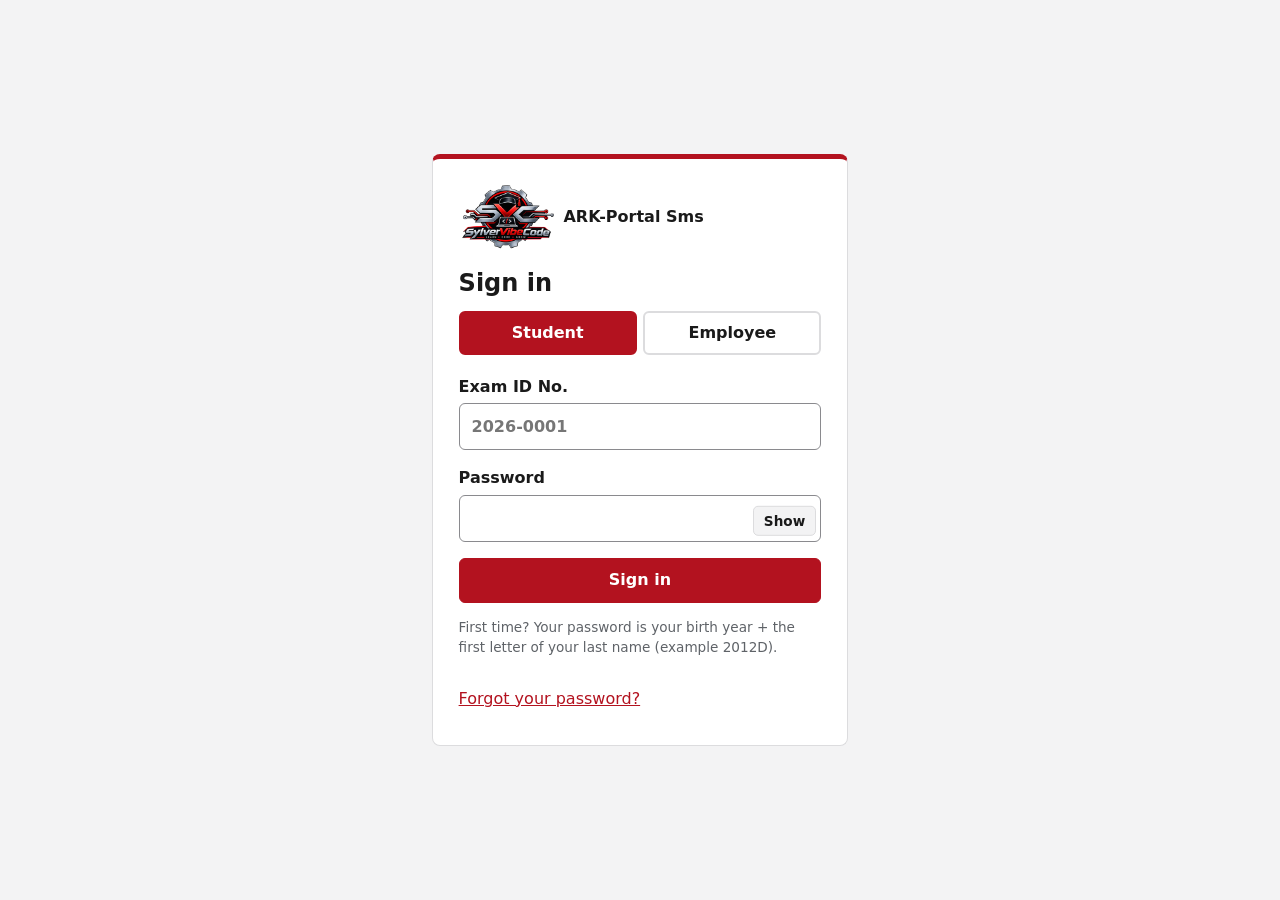
<file: login.html>
<!doctype html><html lang="en"><head><meta charset="utf-8"><script>if(/\.html$/.test(location.pathname))history.replaceState(null,"",location.pathname.replace(/(\/index)?\.html$/,"")+location.search+location.hash)</script>
<link rel="icon" href="favicon.ico" sizes="any"><link rel="icon" href="favicon.png" type="image/png" sizes="512x512"><link rel="icon" href="favicon-32.png" type="image/png" sizes="32x32"><link rel="apple-touch-icon" href="apple-touch-icon.png"><meta name="theme-color" content="#b3121f">
<meta name="viewport" content="width=device-width,initial-scale=1">
<title>Sign in - ARK-Portal Sms</title><link rel="preconnect" href="https://script.google.com"><link rel="preconnect" href="https://script.googleusercontent.com" crossorigin><link rel="modulepreload" href="js/auth.js"><link rel="modulepreload" href="js/db.js"><link rel="stylesheet" href="css/style.css"></head>
<body class="auth-page">
<script>
/* If the module below cannot start (a js file is missing or an old copy), say so instead of silently reloading. */
document.addEventListener("submit", function (e) {
  if (window.__arkReady) return;
  e.preventDefault();
  var m = document.getElementById("msg");
  m.textContent = "The page scripts did not load. Upload the whole js folder (auth.js, db.js, config.js, files.js, omr.js, admin.js, superadmin.js, teacher.js, student.js, password-toggle.js), then hard refresh with Ctrl+Shift+R.";
  m.className = "notice err"; m.hidden = false;
}, true);
</script>
<main class="auth-card">
  <div class="brand"><span class="mark logo"><img src="img/logo.png" alt="ARK-Portal Sms"></span><span>ARK-Portal Sms</span></div>
  <div id="msg" class="notice" hidden role="alert"></div>

  <section id="signin">
    <h1>Sign in</h1>
    <div class="role-tabs" role="tablist" aria-label="Sign in as">
      <button type="button" role="tab" id="tabStudent" aria-controls="panelStudent" aria-selected="true">Student</button>
      <button type="button" role="tab" id="tabStaff" aria-controls="panelStaff" aria-selected="false">Employee</button>
    </div>

    <!-- STUDENT -->
    <div id="panelStudent" role="tabpanel" aria-labelledby="tabStudent">
      <form id="fs" novalidate>
        <label>Exam ID No.<input id="sid" autocomplete="username" autocapitalize="none" placeholder="2026-0001" required></label>
        <label>Password<input id="spw" type="password" autocomplete="current-password" required></label>
        <button class="btn primary block" id="sgo">Sign in</button>
      </form>
    </div>

    <!-- EMPLOYEE (any staff account: the portal opens the right page for the account) -->
    <div id="panelStaff" role="tabpanel" aria-labelledby="tabStaff" hidden>
      <form id="ft" novalidate>
        <label id="schoolWrap">School code<input id="school" autocomplete="organization" autocapitalize="characters"></label>
        <label>Employee No. or email<input id="email" autocomplete="username" autocapitalize="none" required></label>
        <label>Password<input id="pw" type="password" autocomplete="current-password" required></label>
        <button class="btn primary block" id="go">Sign in</button>
      </form>
    </div>
    <p class="muted fine">First time? Your password is your birth year + the first letter of your last name (example 2012D).</p>

    <button class="link" id="showForgot" type="button">Forgot your password?</button>
  </section>

  <section id="forgot" hidden>
    <h1>Reset your password</h1>
    <p class="muted">A reset link is sent to the <b>email on your account</b>. Employees without an email on file: ask your IT Admin.</p>
    <form id="ff" novalidate>
      <label id="fschoolWrap">School code<input id="fschool" autocapitalize="characters"></label>
      <label>Email, Employee No. or Exam ID No.<input id="fwho" autocomplete="username" autocapitalize="none" required></label>
      <button class="btn primary block" id="fgo">Send reset link</button>
    </form>
    <button class="link" id="backSignin" type="button">Back to sign in</button>
  </section>

  <section id="resetPw" hidden>
    <h1>Choose a new password</h1>
    <p class="muted">At least 10 characters with a letter and a number (students: at least 8).</p>
    <form id="fr" novalidate>
      <label>New password<input id="rp1" type="password" autocomplete="new-password" required></label>
      <label>Confirm new password<input id="rp2" type="password" autocomplete="new-password" required></label>
      <button class="btn primary block" id="rgo">Save password</button>
    </form>
  </section>
</main>
<script src="js/password-toggle.js"></script>
<script type="module">
import { auth, login, friendlyError, destinationFor, sendReset, getProfile, resetWithToken, warmUp } from "./js/auth.js";
window.__arkReady = true;
warmUp();   // wake the server while the form is being filled in: the first sign-in is no longer the slow one
const $ = (id) => document.getElementById(id), msg = $("msg");
const show = (t, ok) => { msg.textContent = t; msg.hidden = false; msg.className = "notice " + (ok ? "ok" : "err"); };
if (new URLSearchParams(location.search).has("denied")) show("Your account does not have access to that page, or your school is not active.");
try { $("school").value = localStorage.getItem("ark.schoolCode") || ""; } catch {}
/* the school code is only needed with an Employee No.; hide it when an email is typed */
const syncSchool = () => { $("schoolWrap").hidden = $("email").value.includes("@"); };
$("email").addEventListener("input", syncSchool);

/* ---------- Student  /  Teacher + IT Admin tabs ---------- */
let mode = "student";
const setMode = (m, focus) => {
  mode = m;
  const stu = m === "student";
  $("tabStudent").setAttribute("aria-selected", String(stu));
  $("tabStaff").setAttribute("aria-selected", String(!stu));
  $("tabStudent").tabIndex = stu ? 0 : -1; $("tabStaff").tabIndex = stu ? -1 : 0;
  $("panelStudent").hidden = !stu; $("panelStaff").hidden = stu;
  msg.hidden = true;
  try { localStorage.setItem("ark.loginMode", m); } catch {}
  if (focus) $(stu ? "sid" : (($("school").value || "").trim() ? "email" : "school")).focus();
};
$("tabStudent").onclick = () => setMode("student", true);
$("tabStaff").onclick = () => setMode("staff", true);
for (const t of [$("tabStudent"), $("tabStaff")]) t.addEventListener("keydown", (e) => {
  if (e.key === "ArrowLeft" || e.key === "ArrowRight") { const next = mode === "student" ? "staff" : "student"; setMode(next, false); $(next === "student" ? "tabStudent" : "tabStaff").focus(); }
});
{ /* start on the tab the person used last (or ?as=student / ?as=staff / #staff) */
  let m = "student";
  try { m = localStorage.getItem("ark.loginMode") || m; } catch {}
  const q = new URLSearchParams(location.search).get("as") || location.hash.slice(1);
  if (q === "staff" || q === "employee" || q === "teacher" || q === "admin") m = "staff"; else if (q === "student") m = "student";
  setMode(m === "staff" ? "staff" : "student", false);
}

/* ---------- link from the reset email: ?reset=TOKEN&u=ID ---------- */
{
  const q = new URLSearchParams(location.search), tok = q.get("reset"), uid = q.get("u");
  if (tok && uid) {
    $("signin").hidden = true; $("resetPw").hidden = false;
    $("fr").addEventListener("submit", async (e) => {
      e.preventDefault(); msg.hidden = true;
      const a = $("rp1").value;
      if (a.length < 8 || !/[A-Za-z]/.test(a) || !/\d/.test(a)) return show("Use at least 8 characters (10 for staff) with a letter and a number.");
      if (a !== $("rp2").value) return show("The two passwords do not match.");
      $("rgo").disabled = true;
      try { await resetWithToken(uid, tok, a); history.replaceState(null, "", "login"); $("resetPw").hidden = true; $("signin").hidden = false; show("Password changed. Sign in with your new password.", true); }
      catch (err) { show(friendlyError(err)); $("rgo").disabled = false; }
    });
  }
}

/* ---------- forgot password ---------- */
const view = (forgot) => {
  $("signin").hidden = forgot; $("forgot").hidden = !forgot; msg.hidden = true;
  if (forgot) {
    const stu = mode === "student";
    $("fschoolWrap").hidden = stu;
    $("fschool").value = stu ? "" : $("school").value;
    $("fwho").value = stu ? $("sid").value : $("email").value;
  }
};
$("showForgot").onclick = () => view(true); $("backSignin").onclick = () => view(false);
$("ff").addEventListener("submit", async (e) => {
  e.preventDefault(); msg.hidden = true;
  const who = $("fwho").value.trim(); if (!who) return show("Enter your email, Employee No. or Exam ID No.");
  if ($("fschool").value.trim()) return show("Employee passwords are reset through your IT Admin: ask them to email you a reset link.");
  $("fgo").disabled = true;
  try {
    const r = await sendReset(who, $("fschool").value);
    if (r === "noemail") show("No email is saved for this account, so a link cannot be sent. Employees: ask your IT Admin. Students: ask your teacher.");
    else show("If that account has an email on file, a reset link was sent to it. Check your inbox and spam folder. After choosing a new password, sign in with it.", true);
  } catch (err) {
    if (err.code === "auth/user-not-found") show("If that account has an email on file, a reset link was sent to it. Check your inbox and spam folder.", true);
    else show(friendlyError(err));
  }
  finally { $("fgo").disabled = false; }
});

/* ---------- sign in (one handler for both tabs) ---------- */
async function signIn(who, password, school, wantStudent, btn) {
  msg.hidden = true;
  if (!who.trim() || !password) return show(wantStudent ? "Enter your Exam ID No. and password." : "Enter your Employee No. or email, and your password.");
  btn.disabled = true;
  let c;
  try { c = await login(who, password, school); } catch (err) { show(friendlyError(err)); btn.disabled = false; return; }
  try {
    const p = await getProfile(c.user.uid);
    if (p && wantStudent && p.role !== "student") {
      await auth.signOut(); btn.disabled = false;
      return show("This is the Student sign in. Employees: use the Employee tab.");
    }
    if (p && !wantStudent && p.role === "student") {
      await auth.signOut(); btn.disabled = false;
      return show("This is the Employee sign in. Students: use the Student tab.");
    }
    if (!wantStudent && school.trim()) { try { localStorage.setItem("ark.schoolCode", school.trim().toUpperCase()); } catch {} }
    location.href = await destinationFor(c.user);
  } catch (err) { await auth.signOut(); show(err.message); btn.disabled = false; }
}
syncSchool();
$("fs").addEventListener("submit", (e) => { e.preventDefault(); signIn($("sid").value, $("spw").value, "", true, $("sgo")); });
$("ft").addEventListener("submit", (e) => { e.preventDefault(); signIn($("email").value, $("pw").value, $("school").value, false, $("go")); });
</script></body></html>
</file>
<file: css/style.css>
:root{
  color-scheme:light;
  --red:#b3121f; --red-dark:#8c0e18; --ink:#1a1a1a; --muted:#5f6368;
  --bg:#f3f3f4; --card:#fff; --line:#dcdcde; --ok:#1e7a3c; --warn:#a15c00;
  --font: "Segoe UI", system-ui, -apple-system, Roboto, "Helvetica Neue", Arial, sans-serif;
}
*{box-sizing:border-box}
html{font-family:var(--font);color:var(--ink);background:var(--bg)}
body{margin:0;line-height:1.5}
h1{font-size:1.5rem;margin:.2rem 0 .6rem} h2{font-size:1.15rem;margin:0 0 .8rem}
.muted{color:var(--muted)} small{display:block;color:var(--muted);margin-top:.25rem;font-weight:400}
a{color:var(--red)}
:focus-visible{outline:3px solid #1a1a1a;outline-offset:2px}

label{display:block;font-weight:600;margin-bottom:1rem}
input,select{display:block;width:100%;margin-top:.3rem;padding:.65rem .75rem;border:1px solid #8a8a8e;border-radius:6px;font:inherit;background:#fff;color:var(--ink)}
.btn{font:inherit;font-weight:600;padding:.6rem 1rem;border-radius:6px;border:1px solid var(--ink);background:#fff;color:var(--ink);cursor:pointer}
.btn:hover{background:#eee} .btn:disabled{opacity:.55;cursor:not-allowed}
.btn.primary{background:var(--red);border-color:var(--red);color:#fff} .btn.primary:hover{background:var(--red-dark)}
.btn.small{padding:.3rem .6rem;font-size:.85rem} .btn.block{width:100%}
.link{background:none;border:0;color:var(--red);font:inherit;text-decoration:underline;cursor:pointer;padding:.5rem 0;margin-top:.5rem}

.notice{padding:.7rem .9rem;border-radius:6px;margin:.8rem 0;border:1px solid}
.notice.err{background:#fdeced;border-color:#e6a1a6;color:#7a0c14}
.notice.ok{background:#e9f6ee;border-color:#9ccfae;color:#14532b}

.brand{display:flex;align-items:center;gap:.6rem;font-weight:700;margin-bottom:1rem}
.mark{background:var(--ink);color:#fff;padding:.2rem .55rem;border-radius:4px;letter-spacing:.08em;border-bottom:3px solid var(--red)}

.auth-page{min-height:100vh;display:grid;place-items:center;padding:1rem}
.auth-card{background:var(--card);border:1px solid var(--line);border-top:5px solid var(--red);border-radius:8px;padding:1.6rem;width:min(26rem,100%)}

/* App shell */
.shell{display:grid;grid-template-columns:15rem 1fr;min-height:100vh}
.side{background:var(--ink);color:#fff;padding:1rem;position:sticky;top:0;height:100vh}
.side .brand{color:#fff}
.side nav a{display:block;color:#ddd;text-decoration:none;padding:.6rem .7rem;border-radius:6px;margin-bottom:.2rem}
.side nav a:hover{background:#333} .side nav a.active{background:var(--red);color:#fff}
.side .who{position:absolute;bottom:1rem;left:1rem;right:1rem;font-size:.85rem;color:#bbb;overflow-wrap:anywhere}
.side .who .btn{margin-top:.5rem;width:100%;background:transparent;color:#fff;border-color:#777}
.main{padding:1.2rem 1.5rem;min-width:0}
.top{display:flex;justify-content:space-between;align-items:center;gap:1rem;flex-wrap:wrap;margin-bottom:1rem}
.sync{font-size:.85rem;display:inline-flex;align-items:center;gap:.4rem}
.dot{width:.6rem;height:.6rem;border-radius:50%;background:var(--ok)} .sync.off .dot{background:var(--warn)}

.cards{display:grid;grid-template-columns:repeat(auto-fit,minmax(10rem,1fr));gap:.8rem;margin-bottom:1.2rem}
.stat{background:var(--card);border:1px solid var(--line);border-left:4px solid var(--red);border-radius:6px;padding:.8rem 1rem}
.stat b{display:block;font-size:1.8rem;line-height:1.2} .stat span{color:var(--muted);font-size:.9rem}
.panel{background:var(--card);border:1px solid var(--line);border-radius:8px;padding:1rem;margin-bottom:1rem}
.tablewrap{overflow-x:auto}
table{width:100%;border-collapse:collapse;font-size:.92rem}
th,td{text-align:left;padding:.55rem .6rem;border-bottom:1px solid var(--line);white-space:nowrap}
th{background:#f7f7f8}
.badge{padding:.1rem .5rem;border-radius:99px;font-size:.8rem;font-weight:600;border:1px solid}
.badge.active{color:var(--ok);border-color:var(--ok)} .badge.suspended{color:var(--red);border-color:var(--red)}
.row{display:flex;gap:.6rem;flex-wrap:wrap;align-items:end}
.row label{flex:1 1 12rem;margin:0}
.actions{display:flex;gap:.4rem}
dialog{border:1px solid var(--ink);border-radius:8px;padding:1.2rem;max-width:min(30rem,92vw)}
dialog::backdrop{background:rgba(0,0,0,.5)}
code.pw{display:block;background:#f3f3f4;border:1px dashed #777;padding:.7rem;border-radius:6px;font-size:1.1rem;user-select:all;overflow-wrap:anywhere;margin:.8rem 0}
[hidden]{display:none!important}
.count{display:inline-block;min-width:1.3rem;text-align:center;background:#fff;color:var(--red);border-radius:99px;font-size:.78rem;font-weight:700;padding:0 .4rem;margin-left:.3rem}
.stat.warn{border-left-color:var(--warn)} .badge.warn{color:var(--warn);border-color:var(--warn)}
td.actions{display:table-cell} td.actions .btn{margin-right:.3rem}

@media screen and (max-width:760px){
  .shell{grid-template-columns:1fr}
  .side{position:static;height:auto;padding-bottom:.6rem}
  .side nav{display:flex;gap:.3rem;flex-wrap:wrap} .side nav a{margin:0}
  .side .who{position:static;margin-top:.6rem}
  .main{padding:1rem}
}
@media print{.side,.top .btn,.actions{display:none}.shell{display:block}}

/* ---------- Teacher page ---------- */
.wrap{max-width:70rem;margin:0 auto;padding:1rem}
.tabs{display:flex;gap:.4rem;flex-wrap:wrap;margin-bottom:1rem}
.tabs button.on{background:var(--red);color:#fff;border-color:var(--red)}
h3{font-size:1rem;margin:1.2rem 0 .5rem}
td.wrapcell{white-space:normal;min-width:14rem}
tr.grp td{background:#f0f0f1;font-weight:700}
tr.pend td{background:#fff8e6}
.wr{display:inline-block;border:1px solid #e6a1a6;background:#fdeced;color:#7a0c14;border-radius:4px;padding:0 .35rem;margin:.1rem .15rem .1rem 0;font-size:.8rem}
.fine{font-size:.85rem}

/* collapsible answer key */
.toolbar{display:flex;gap:.5rem;flex-wrap:wrap;align-items:end;margin-bottom:.6rem}
.toolbar label{margin:0;flex:0 1 9rem} .toolbar .grow{flex:1 1 14rem}
.items{display:grid;gap:.35rem;margin-top:.5rem}
details.it{border:1px solid var(--line);border-radius:6px;background:#fff}
details.it[open]{border-color:var(--ink)}
details.it>summary{list-style:none;cursor:pointer;display:grid;grid-template-columns:2.6rem 1fr auto auto 1.2rem;gap:.6rem;align-items:center;padding:.5rem .7rem;font-weight:600}
details.it>summary::-webkit-details-marker{display:none}
details.it>summary::after{content:"\25BE";justify-self:end;transition:transform .15s}
details.it[open]>summary::after{transform:rotate(180deg)}
details.it>summary b{background:var(--ink);color:#fff;border-radius:4px;text-align:center;padding:.05rem 0}
details.it>summary .tp{font-weight:400;color:var(--muted)}
details.it>summary .ky{color:var(--ok)} details.it>summary.miss .ky{color:var(--red)}
details.it>summary .pt{font-weight:400;color:var(--muted);font-size:.85rem}
.ibody{display:grid;grid-template-columns:repeat(auto-fit,minmax(13rem,1fr));gap:.8rem;padding:.6rem .8rem .9rem;border-top:1px solid var(--line);align-items:start}
.ibody label,.ibody .lbl{margin:0}.lbl{display:block;font-weight:600}
.chips{display:flex;gap:.4rem;flex-wrap:wrap;margin-top:.3rem}
.chip{font:inherit;font-weight:700;min-width:3rem;padding:.5rem .8rem;border-radius:6px;border:2px solid var(--ink);background:#fff;cursor:pointer}
.chip.on{background:var(--ink);color:#fff}

/* scanner review */
.vid,#cv{width:100%;max-height:60vh;background:#000;border-radius:8px;object-fit:contain}
.vidwrap{position:relative;line-height:0}.vidwrap .vid{display:block}
.ovl{position:absolute;left:0;top:0;width:100%;height:100%;pointer-events:none;border-radius:8px}
.scstat{position:absolute;left:.6rem;right:.6rem;bottom:.6rem;line-height:1.3;padding:.5rem .8rem;border-radius:6px;background:rgba(0,0,0,.72);color:#fff;font-weight:600;text-align:center}
.scstat.go{background:rgba(20,120,60,.9)}.scstat.warn{background:rgba(160,100,0,.9)}
.vidwrap.flash::after{content:"";position:absolute;inset:0;background:#fff;opacity:.85;border-radius:8px;animation:shot .35s ease-out forwards}
@keyframes shot{to{opacity:0}}
.chk{display:flex;align-items:center;gap:.4rem;font-weight:600}.chk input{width:auto}
.q{display:grid;grid-template-columns:repeat(auto-fill,minmax(10rem,1fr));gap:.4rem;margin:.8rem 0}
.q div{border:1px solid var(--line);border-radius:6px;padding:.3rem;font-size:.85rem;display:flex;gap:.3rem;align-items:center}
.q div.bad{border-color:var(--red);background:#fdeced}
.q div.man{background:#f4f7ff;border-color:#a9b9e8}.q div.man.pend{background:#fff8e6;border-color:#e0b04a}
.q .qn{font-weight:700;min-width:1.7rem}
.q select,.q input{display:inline;width:auto;min-width:0;flex:1;margin:0;padding:.15rem}

/* printable answer sheets: one 8.5 x 13 in landscape page holds two 6.5 x 8.5 in sheets */
#sheetWrap .page{position:relative;display:flex;width:100%;aspect-ratio:13/8.5;background:#fff;border:1px solid var(--line);margin-bottom:1rem}
#sheetWrap .half{flex:0 0 50%;height:100%}
#sheetWrap .half svg{display:block;width:100%;height:100%}
#sheetWrap .page::after{content:"";position:absolute;left:50%;top:0;bottom:0;border-left:1px dashed #888}

@media print{
  .noprint{display:none!important} body{background:#fff}
  .wrap{padding:0;max-width:none} .panel{border:0;padding:0;margin:0}
  #sheetWrap{margin:0!important}
  #sheetWrap .page{width:13in;height:8.5in;aspect-ratio:auto;border:0;margin:0;break-after:page;page-break-after:always}
  #sheetWrap .page:last-child{break-after:auto;page-break-after:auto}
  #sheetWrap .page::after{border-left:1px dashed #aaa}
  details.it{break-inside:avoid}
}

#msg{position:sticky;top:.5rem;z-index:20;box-shadow:0 2px 8px rgba(0,0,0,.15)}

/* ---------- v3 additions ---------- */
.tabs.seg{margin-bottom:1rem} .tabs.seg .btn{flex:1}
.btn.danger{border-color:var(--red);color:var(--red)} .btn.danger:hover{background:#fdeced}
.side nav a.tools{margin-top:.8rem;border-top:1px solid #444;border-radius:0;padding-top:.9rem;color:#fff}
.row label.narrow{flex:0 1 6rem}
progress{width:100%;margin-top:.6rem}
tr.grp td{background:#f0f0f1;font-weight:700}
.wr{display:inline-block;border:1px solid #e6a1a6;background:#fdeced;color:#7a0c14;border-radius:4px;padding:0 .35rem;margin:.1rem .15rem .1rem 0;font-size:.8rem}

/* ---------- v4: schools and classroom codes ---------- */
code.cc{font-weight:700;letter-spacing:.12em;background:#f3f3f4;border:1px solid var(--line);padding:.1rem .4rem;border-radius:4px}
.side .muted{overflow-wrap:anywhere}

/* ---------- v5: filter icon, online exams ---------- */
textarea{display:block;width:100%;margin-top:.3rem;padding:.65rem .75rem;border:1px solid #8a8a8e;border-radius:6px;font:inherit;background:#fff;color:var(--ink);resize:vertical;font-weight:400}
label.chk{display:flex;gap:.5rem;align-items:flex-start;font-weight:600}
label.chk input{width:auto;margin:.25rem 0 0}
.listbar{display:flex;justify-content:space-between;align-items:center;gap:.6rem;margin:1rem 0 .4rem}
.listbar h3{margin:0}
.fpop{position:relative;display:inline-block}
.row .fpop{flex:0 0 auto}
.iconbtn{display:inline-flex;align-items:center;gap:.4rem}
.iconbtn svg{width:1rem;height:1rem;fill:none;stroke:currentColor;stroke-width:2;stroke-linecap:round;stroke-linejoin:round}
.fpanel{position:absolute;z-index:30;top:calc(100% + .35rem);left:0;width:16rem;max-width:calc(100vw - 2rem);background:#fff;border:1px solid var(--ink);border-radius:8px;padding:.8rem;box-shadow:0 6px 18px rgba(0,0,0,.18)}
.fpanel label{margin-bottom:.7rem}
.ibody .wide{grid-column:1/-1}
.optin{display:flex;gap:.5rem;align-items:center;font-weight:400;margin:.3rem 0!important}
.optin b{min-width:1.2rem}
.optin input{margin:0}
.onlinebox{border:1px solid var(--line);border-left:4px solid var(--red);border-radius:6px;padding:.8rem;margin-top:.8rem;background:#fafafa}
.onlinebox .row{margin-top:.6rem}
.typed{border:1px solid var(--line);border-radius:6px;padding:.5rem .7rem;margin:.4rem 0;background:#fff}
.typed p{margin:.3rem 0;white-space:pre-wrap}

/* student exam room */
.roomhead{display:flex;justify-content:space-between;align-items:center;gap:1rem;flex-wrap:wrap;position:sticky;top:0;background:#fff;z-index:10;padding:.5rem 0;border-bottom:1px solid var(--line);margin-bottom:.6rem}
.timer{font-weight:700;font-size:1.25rem;background:var(--ink);color:#fff;padding:.2rem .8rem;border-radius:6px;font-variant-numeric:tabular-nums}
.timer.low{background:var(--red)}
.qa{border:1px solid var(--line);border-radius:8px;padding:.8rem;margin:.7rem 0}
.qa.answered{border-left:4px solid var(--ok)}
.qh{display:flex;gap:.5rem;margin-bottom:.5rem;font-weight:600}
.qh .qt{flex:1;white-space:pre-wrap}
.qh .pt{font-weight:400;color:var(--muted);font-size:.85rem;white-space:nowrap}
label.opt{display:flex;gap:.6rem;align-items:center;font-weight:400;padding:.55rem .7rem;border:1px solid var(--line);border-radius:6px;margin:.3rem 0;cursor:pointer}
label.opt input{width:auto;margin:0}
label.opt:has(input:checked){border-color:var(--ink);background:#f1f1f3;font-weight:600}

/* ---------- v5.1: examination page ---------- */
label.inl{display:flex;align-items:center;gap:.5rem;margin:0;font-weight:600} label.inl select{margin:0;width:auto}
h3.step{display:flex;align-items:center;gap:.6rem;margin:1.4rem 0 .6rem;padding-top:.8rem;border-top:1px solid var(--line)}
h3.step b{background:var(--red);color:#fff;border-radius:50%;width:1.7rem;height:1.7rem;display:inline-grid;place-items:center;font-size:.85rem}
.modes{display:grid;grid-template-columns:repeat(auto-fit,minmax(14rem,1fr));gap:.6rem}
.mode{text-align:left;font:inherit;padding:.8rem;border:2px solid var(--line);border-radius:8px;background:#fff;cursor:pointer;display:flex;flex-direction:column;gap:.25rem}
.mode span{color:var(--muted);font-size:.85rem}
.mode:hover{border-color:#999} .mode.on{border-color:var(--red);background:#fff5f5}
details.bulk{border:1px dashed var(--line);border-radius:6px;padding:.5rem .8rem;margin-bottom:.6rem} details.bulk>summary{cursor:pointer;font-weight:600}
.savebar{position:sticky;bottom:0;background:#fff;border-top:1px solid var(--line);padding:.7rem 0;margin-top:1rem;display:flex;gap:.6rem;z-index:5}
.excards{display:grid;grid-template-columns:repeat(auto-fill,minmax(20rem,1fr));gap:.8rem}
.termhead{grid-column:1/-1;font-weight:700;background:#f0f0f1;padding:.4rem .7rem;border-radius:6px}
.excard{border:1px solid var(--line);border-radius:10px;padding:.9rem;background:#fff;display:flex;flex-direction:column;gap:.65rem}
.excard .top2{display:flex;justify-content:space-between;gap:.5rem;align-items:flex-start}
.excard h4{margin:0;font-size:1.05rem;overflow-wrap:anywhere}
.meta{display:flex;flex-wrap:wrap;gap:.3rem}
.cm{border:1px solid var(--line);border-radius:99px;padding:.05rem .55rem;font-size:.8rem;color:var(--muted);background:#fafafa}
.excard .acts{display:flex;flex-wrap:wrap;gap:.4rem;margin-top:auto}
.switch{display:inline-flex;align-items:center;gap:.6rem;font:inherit;font-weight:600;background:none;border:0;cursor:pointer;padding:.2rem 0;color:var(--ink)}
.switch .trk{width:3rem;height:1.6rem;border-radius:99px;background:#9a9aa0;position:relative;transition:background .15s;flex:none}
.switch .trk::after{content:"";position:absolute;top:.2rem;left:.2rem;width:1.2rem;height:1.2rem;border-radius:50%;background:#fff;transition:transform .15s}
.switch[aria-checked=true] .trk{background:var(--ok)} .switch[aria-checked=true] .trk::after{transform:translateX(1.4rem)}
.kvt td,.kvt th{white-space:normal} .kvt td.k{font-weight:700;color:var(--ok)}
.ibody .optin .chip{min-width:2.4rem;padding:.35rem .5rem} .ibody .optin input{flex:1}
.qs{color:var(--ink)}
@media print{.savebar{display:none}}

/* ---------- student exam room: exam paper beside the answer sheet ---------- */
.wrap.wide{max-width:98rem}
.split{display:grid;grid-template-columns:minmax(0,1.25fr) minmax(0,1fr);gap:1rem;align-items:start}
.pane{border:1px solid var(--line);border-radius:8px;padding:.8rem;background:#fff;min-width:0;max-height:calc(100vh - 9rem);overflow:auto}
.pane h3{margin:0 0 .6rem;position:sticky;top:0;background:#fff;padding-bottom:.3rem}
.paperframe{display:block;width:100%;height:calc(100vh - 15rem);min-height:22rem;border:1px solid var(--line);border-radius:6px}
.mobtabs{display:none;gap:.4rem;grid-column:1/-1} .mobtabs .btn{flex:1} .mobtabs .btn.on{background:var(--ink);color:#fff}
.pq{padding:.6rem 0;border-bottom:1px dashed var(--line)}
.po{padding:.4rem .65rem;border:1px solid var(--line);border-radius:6px;margin:.3rem 0;cursor:pointer}
.po:hover{background:#f7f7f8} .po.sel{border-color:var(--ink);background:#f1f1f3}
.arow{display:flex;gap:.7rem;align-items:center;padding:.5rem .2rem;border-bottom:1px dashed var(--line)}
.arow.tall{align-items:flex-start}
.arow .an{background:var(--ink);color:#fff;min-width:2.2rem;text-align:center;border-radius:4px;padding:.1rem .3rem;flex:none}
.arow.answered .an{background:var(--ok)}
.arow input[type=text],.arow textarea{margin:0;flex:1}
.bubbles{display:flex;gap:.45rem;flex-wrap:wrap}
.bub{display:inline-block;position:relative;margin:0;cursor:pointer}
.bub input{position:absolute;opacity:0;width:1px;height:1px;margin:0;padding:0;border:0}
.bub span{display:inline-grid;place-items:center;min-width:2.3rem;height:2.3rem;padding:0 .5rem;border:2px solid var(--ink);border-radius:99px;font-weight:700;background:#fff}
.bub input:checked+span{background:var(--ink);color:#fff}
.bub input:focus-visible+span{outline:3px solid var(--red);outline-offset:2px}
@media (max-width:900px){
  .split{grid-template-columns:1fr} .mobtabs{display:flex}
  .split[data-view=paper] #rmSheetPane{display:none} .split[data-view=sheet] #rmPaperPane{display:none}
  .pane{max-height:none} .paperframe{height:70vh}
}

.school-logo{height:2.4rem;width:2.4rem;object-fit:contain;border-radius:6px;background:#fff;border:1px solid var(--line)}
.brand.has-school{flex-direction:column;align-items:flex-start;gap:.4rem}
.school-id{display:flex;align-items:center;gap:.55rem;min-width:0}
.school-id .mark.logo img{height:2.4rem}
.brand-school{display:block;margin:0;color:var(--ink);font-weight:700;line-height:1.25;overflow-wrap:anywhere}
.side .brand-school{color:#ddd}
.logo-prev{height:5rem;width:5rem;object-fit:contain;border:1px dashed var(--line);border-radius:8px;background:#fff;display:grid;place-items:center;color:#999;font-size:.75rem;text-align:center}
.icon-btn{background:none;border:1px solid #e6a1a6;color:#a30f1a;border-radius:6px;padding:.3rem .45rem;cursor:pointer;line-height:0}
.icon-btn:hover{background:#fdeced}

/* ---------- v6: separate sign-in tabs + show password ---------- */
.role-tabs{display:grid;grid-template-columns:1fr 1fr;gap:.4rem;margin:0 0 1.2rem}
.role-tabs button{font:inherit;font-weight:600;padding:.65rem .5rem;border:2px solid var(--line);border-radius:6px;background:#fff;color:var(--ink);cursor:pointer;line-height:1.25}
.role-tabs button small{margin:0;font-weight:400;font-size:.78rem}
.role-tabs button:hover{border-color:#999}
.role-tabs button[aria-selected="true"]{background:var(--red);border-color:var(--red);color:#fff}
.role-tabs button[aria-selected="true"] small{color:#ffe3e5}
.role-tabs button:focus-visible,.pw-toggle:focus-visible{outline:3px solid #1a1a1a;outline-offset:2px}
.pw-wrap{position:relative;display:block}
.pw-wrap input{padding-right:4.6rem}
.pw-toggle{position:absolute;right:.35rem;top:50%;transform:translateY(-50%);margin-top:.15rem;font:inherit;font-size:.85rem;font-weight:600;padding:.25rem .6rem;border:1px solid var(--line);border-radius:5px;background:#f3f3f4;color:var(--ink);cursor:pointer}
.pw-toggle:hover{background:#e6e6e8}
.role-note{margin:0 0 1rem}

/* ARK-Portal Sms logo in the page header */
.mark.logo{background:none;border:0;padding:0;line-height:0}
.mark.logo img{height:44px;width:auto;display:block}
.auth-card .mark.logo img{height:64px}


/* =====================================================================
   v7: phone / small-screen layout, hamburger menu, one-student modules
   (all rules below are screen-only and do not change printing)
   ===================================================================== */
.navbtn,.navdrawer,.navscrim,.navclose{display:none}
.navbtn svg,.navclose svg{width:1.4rem;height:1.4rem;fill:none;stroke:currentColor;stroke-width:2.2;stroke-linecap:round}
.sendto{border:1px solid var(--line);border-left:4px solid var(--red);border-radius:6px;padding:.8rem;margin-top:.6rem;background:#fafafa}
.sendto .modes{margin-bottom:.2rem}
.sendto .mode{padding:.6rem .8rem}
.badge.one{color:#1a3f9c;border-color:#1a3f9c}

@media screen and (max-width:760px){
  html{-webkit-text-size-adjust:100%}
  body{font-size:1rem;line-height:1.55}
  h1{font-size:1.3rem}

  /* bigger tap targets; 16px inputs stop iOS from zooming in on focus */
  input,select,textarea{font-size:1rem;min-height:2.9rem}
  input[type=checkbox],input[type=radio]{min-height:0}
  textarea{min-height:5rem}
  .btn{min-height:2.75rem;padding:.6rem 1rem}
  .btn.small{min-height:2.4rem;padding:.4rem .8rem;font-size:.92rem}
  .link{padding:.7rem 0}
  .chip{min-height:2.75rem}

  /* page spacing */
  .wrap{padding:.7rem}
  .main{padding:.8rem}
  .panel{padding:.85rem;border-radius:8px}
  .auth-card{padding:1.2rem}
  .cards{grid-template-columns:repeat(2,1fr)}
  .stat b{font-size:1.5rem}

  /* forms: one field per line, full-width buttons */
  .row{display:grid;grid-template-columns:1fr;gap:.7rem;align-items:stretch}
  .row label{flex:none;margin:0}
  .row label.narrow{max-width:none}
  .row>.btn,.row>.fpop,.row>.fpop>.btn{width:100%}
  .row .btn.primary{width:100%}
  .toolbar{display:grid;grid-template-columns:1fr 1fr;gap:.6rem}
  .toolbar .grow,.toolbar .chk,.toolbar .btn{grid-column:1/-1}
  .ibody{grid-template-columns:1fr}
  .modes{grid-template-columns:1fr}
  .excards{grid-template-columns:1fr}
  .tabs.seg{display:grid;grid-template-columns:1fr 1fr}
  .tabs.seg .btn{flex:none}
  label.inl{flex-wrap:wrap}
  label.inl select{flex:1}
  .listbar{flex-wrap:wrap}
  .savebar{padding:.7rem .2rem;bottom:0}
  .savebar .btn{flex:1}
  dialog{width:92vw;max-width:92vw;padding:1rem}
  dialog .row .btn{width:100%}

  /* answer key rows */
  details.it>summary{grid-template-columns:2.2rem 1fr auto;gap:.4rem .6rem;padding:.6rem}
  details.it>summary .ky{grid-column:2}
  details.it>summary .pt{grid-column:2}
  details.it>summary::after{grid-row:1;grid-column:3}

  /* filter panel becomes a bottom sheet */
  .fpanel{position:fixed;left:.8rem;right:.8rem;bottom:.8rem;top:auto;width:auto;max-width:none;z-index:70;max-height:70vh;overflow:auto;box-shadow:0 -4px 24px rgba(0,0,0,.3)}

  /* answer sheet preview: keep it readable, scroll sideways instead of shrinking */
  #sheetWrap{overflow-x:auto;-webkit-overflow-scrolling:touch}
  #sheetWrap .page{min-width:44rem}

  /* scanner / exam room */
  .vid,#cv{max-height:55vh}
  .roomhead{gap:.5rem}
  .timer{font-size:1.1rem}
  .arow{flex-wrap:wrap}
  .arow input[type=text],.arow textarea{flex:1 1 100%}
  .bub span{min-width:2.8rem;height:2.8rem}
  label.opt{padding:.75rem .8rem}
  .q{grid-template-columns:repeat(auto-fill,minmax(8.5rem,1fr))}

  /* sign-in */
  .role-tabs button{min-height:3.2rem}
  .pw-toggle{min-height:2.2rem}

  /* ---- top bar ---- */
  .mark.logo img{height:36px}
  .sync:not(.off) span{position:absolute;width:1px;height:1px;overflow:hidden;clip:rect(0 0 0 0)}
  .sync.off{font-size:.75rem;max-width:6.5rem;line-height:1.2}

  /* ---- hamburger button + drawer (only when mobile.js is running: body.has-nav) ---- */
  body.has-nav .navbtn{display:inline-flex;align-items:center;gap:.5rem;min-height:2.75rem;padding:.4rem .75rem;border:1px solid var(--ink);border-radius:6px;background:#fff;color:var(--ink);font:inherit;font-weight:700;cursor:pointer;flex:none}
  body.has-nav .navbtn .navcur{max-width:7.5rem;overflow:hidden;text-overflow:ellipsis;white-space:nowrap}
  body.has-nav .top #out,body.has-nav .top #adminLink{display:none}
  body.has-nav #tabs{display:none}
  body.has-nav #msg{top:3.9rem}
  .navscrim{display:block;position:fixed;inset:0;background:rgba(0,0,0,.5);z-index:90;opacity:0;transition:opacity .2s}
  .navscrim.open{opacity:1}
  .navscrim[hidden],.navdrawer[hidden]{display:none!important}
  body.nav-open{overflow:hidden}

  /* teacher / student drawer */
  .navdrawer{display:flex;flex-direction:column;position:fixed;top:0;bottom:0;left:0;width:min(18rem,86vw);background:var(--ink);color:#fff;z-index:100;transform:translateX(-102%);transition:transform .2s ease;overflow-y:auto;padding:env(safe-area-inset-top,0) 0 env(safe-area-inset-bottom,0)}
  .navdrawer.open{transform:none}
  .navhead{display:flex;justify-content:space-between;align-items:center;padding:.9rem 1rem;border-bottom:1px solid #444;font-size:1.1rem}
  .navclose{display:inline-grid;place-items:center;width:2.75rem;height:2.75rem;background:none;border:0;color:#fff;font-size:2rem;line-height:1;cursor:pointer;border-radius:6px}
  .navclose:hover{background:#333}
  .navlist{padding:.6rem;display:grid;gap:.25rem}
  .navfoot{margin-top:auto;padding:.6rem;border-top:1px solid #444;display:grid;gap:.25rem}
  .navitem{display:block;width:100%;text-align:left;font:inherit;font-weight:600;color:#ddd;background:none;border:0;border-radius:6px;padding:.9rem 1rem;min-height:3rem;cursor:pointer;text-decoration:none}
  .navitem:hover{background:#333}
  .navitem.on{background:var(--red);color:#fff}
  .navitem.out{color:#ffb4b9}

  /* admin: the existing side bar slides in as the drawer */
  body.has-nav .shell{display:block}
  body.has-nav .side{position:fixed;top:0;bottom:0;left:0;height:100%;width:min(18rem,86vw);z-index:100;transform:translateX(-102%);transition:transform .2s ease;overflow-y:auto;padding:1rem 1rem 6.5rem}
  body.has-nav .side.open{transform:none}
  body.has-nav .side nav{display:grid;gap:.25rem}
  body.has-nav .side nav a{padding:.9rem 1rem;min-height:3rem;margin:0}
  body.has-nav .side .who{position:absolute;left:1rem;right:1rem;bottom:1rem;margin:0}
  body.has-nav .side>.navclose{position:absolute;top:.6rem;right:.6rem}

  /* ---- tables become stacked cards ---- */
  .tablewrap{overflow:visible}
  .tablewrap table:not(.kvt),.tablewrap table:not(.kvt) tbody{display:block;width:100%}
  .tablewrap table:not(.kvt) tr.hd{display:none}
  .tablewrap table:not(.kvt) tr{display:grid;grid-template-columns:1fr 1fr;gap:.1rem .9rem;background:#fff;border:1px solid var(--line);border-radius:8px;margin:0 0 .6rem;padding:.5rem .75rem}
  .tablewrap table:not(.kvt) tr.pend{background:#fff8e6}
  .tablewrap table:not(.kvt) td{display:block;border:0;padding:.3rem 0;white-space:normal;min-width:0;overflow-wrap:anywhere;text-align:left}
  .tablewrap table:not(.kvt) td.wrapcell{min-width:0}
  .tablewrap table:not(.kvt) td[data-label]::before{content:attr(data-label);display:block;font-size:.72rem;font-weight:600;letter-spacing:.03em;text-transform:uppercase;color:var(--muted)}
  .tablewrap table:not(.kvt) td:first-child,.tablewrap table:not(.kvt) td[colspan],.tablewrap table:not(.kvt) td.actions,.tablewrap table:not(.kvt) td.wrapcell{grid-column:1/-1}
  .tablewrap table:not(.kvt) td:first-child{font-weight:600;font-size:1.02rem}
  .tablewrap table:not(.kvt) td:first-child::before{display:none}
  .tablewrap table:not(.kvt) td.actions{display:flex;flex-wrap:wrap;gap:.4rem;padding-top:.5rem;margin-top:.2rem;border-top:1px dashed var(--line)}
  .tablewrap table:not(.kvt) td.actions .btn{margin:0;flex:1 1 auto}
  .tablewrap table:not(.kvt) td:empty{display:none}
  .tablewrap table:not(.kvt) tr.grp{display:block;background:#f0f0f1;border-color:#ccc;padding:0}
  .tablewrap table:not(.kvt) tr.grp td{display:block;padding:.55rem .75rem;font-size:.95rem}
  .kvt td,.kvt th{padding:.45rem .4rem;font-size:.88rem}
}

@media screen and (max-width:400px){
  .cards{grid-template-columns:1fr 1fr;gap:.5rem}
  .stat{padding:.6rem .7rem}
  body.has-nav .navbtn .navcur{max-width:9rem}
}


/* ---- v7.2: phone header = [logo] [school name / user name] [hamburger icon] ---- */
.mobschool,.mobwho{display:none}
@media screen and (max-width:760px){
  .top{display:grid;grid-template-columns:minmax(0,1fr) auto;align-items:start;gap:.1rem .7rem;margin-bottom:.9rem;grid-template-areas:"brand right"}
  body.has-nav .top{grid-template-areas:"brand nav" "brand right"}
  .top>.brand{grid-area:brand;margin:0;min-width:0}
  .top>.brand>span:first-child{font-weight:600;color:var(--muted);font-size:.95rem;line-height:1.3;overflow-wrap:anywhere}
  .school-logo{height:2.6rem;width:2.6rem}
  .top>.navbtn{grid-area:nav;justify-self:end}
  .top>:last-child{grid-area:right;margin:0;display:flex;align-items:center;justify-content:flex-end;gap:.4rem;flex-wrap:nowrap}
  body.has-nav .top>:last-child{align-self:start}

  /* student page: the name is already shown in the account card below (with section, Exam ID No. and age), so not in the header */
  body.student-page.has-nav .top>.brand>#who{display:none}

  /* hamburger: icon only */
  body.has-nav .navbtn{width:2.9rem;min-width:2.9rem;height:2.9rem;padding:0;justify-content:center;gap:0}
  body.has-nav .navbtn .navcur{display:none}
  body.has-nav .navbtn svg{width:1.5rem;height:1.5rem}
  /* header scrolled away: the icon floats at the top-right so the menu is always reachable */
  body.has-nav.scrolled .navbtn{position:fixed;top:.5rem;right:.7rem;left:auto;z-index:60;box-shadow:0 2px 10px rgba(0,0,0,.25)}
  body.has-nav #msg,body.has-nav.scrolled #msg{top:.5rem}
  body.has-nav.scrolled #msg{right:4.2rem}

  /* IT Admin: school name / user name on the left, hamburger icon on the right, then the page title */
  body.has-nav .main .top{grid-template-columns:minmax(0,1fr) auto;gap:.1rem .7rem;
       grid-template-areas:"who nav" "school right" "title title"}
  body.has-nav .main .top .mobschool{display:block;grid-area:school;align-self:start;margin:0;font-size:.95rem;font-weight:600;line-height:1.25;color:var(--muted);overflow-wrap:anywhere}
  body.has-nav .main .top .mobwho{display:block;grid-area:who;align-self:end;font-weight:700;font-size:1rem;color:var(--ink);overflow-wrap:anywhere}
  body.has-nav .main .top h1{grid-area:title;margin:.6rem 0 0;font-size:1.25rem}
}
@media print{.navbtn,.navdrawer,.navscrim,.navclose,.mobschool,.mobwho{display:none!important}}

/* ---------- Registrar ---------- */
.infogrid{display:grid;grid-template-columns:repeat(auto-fit,minmax(11rem,1fr));gap:.5rem 1rem;background:#fafafa;border:1px solid var(--line);border-left:4px solid var(--red);border-radius:6px;padding:.8rem;margin:.8rem 0}
.infogrid span{display:block;color:var(--muted);font-size:.8rem} .infogrid b{display:block;overflow-wrap:anywhere}
.chiplist{display:flex;flex-wrap:wrap;gap:.4rem;margin:.6rem 0}
.chiplist .tag{display:inline-flex;align-items:center;gap:.4rem;border:1px solid var(--line);border-radius:99px;padding:.15rem .3rem .15rem .7rem;background:#fff;font-weight:600}
.chiplist .tag button{border:0;background:#eee;border-radius:50%;width:1.4rem;height:1.4rem;cursor:pointer;line-height:1}
.formgrp{border-top:1px solid var(--line);margin-top:1rem;padding-top:.8rem}
.formgrp h3{margin:.2rem 0 .6rem}
.req{color:var(--red)}
.scrollbox{max-height:min(33rem,68vh);overflow:auto;border:1px solid var(--line);border-radius:6px}
.scrollbox table{min-width:100%} .scrollbox th{position:sticky;top:0;z-index:1;box-shadow:0 1px 0 var(--line)}
.azbar{display:flex;flex-wrap:wrap;gap:.25rem;margin:.8rem 0 .2rem}
.azbar button{min-width:2rem;padding:.25rem .45rem;border:1px solid var(--line);border-radius:5px;background:#fff;font:inherit;font-weight:600;cursor:pointer}
.azbar button.on{background:var(--red);border-color:var(--red);color:#fff}
.fgroup{border:1px solid var(--line);border-left:4px solid var(--red);border-radius:6px;padding:.8rem;margin-bottom:.8rem}
.fgroup h3{margin:0 0 .4rem}

/* ---------- registrar: page button bars (one panel shown at a time), section tools ---------- */
.subnav{display:flex;gap:.4rem;flex-wrap:wrap;margin:0 0 1rem;padding:.4rem;background:#ececee;border:1px solid var(--line);border-radius:8px}
.subnav .btn{border-color:var(--line);background:#fff;padding:.5rem .9rem}
.subnav .btn:hover{background:#f7f7f7;border-color:#999}
.subnav .btn.on{background:var(--ink);border-color:var(--ink);color:#fff}
.subnav .cnt{font-weight:400;opacity:.8}
.btnbar{display:flex;flex-wrap:wrap;gap:.5rem;margin:.8rem 0}
.ctxline{margin:0 0 .8rem;padding:.5rem .7rem;background:#fafafa;border:1px solid var(--line);border-left:4px solid var(--red);border-radius:6px;display:flex;flex-wrap:wrap;align-items:center;gap:.5rem}
.ctxline .btn{margin-left:auto}
@media screen and (max-width:760px){
  .subnav{flex-wrap:nowrap;overflow-x:auto;-webkit-overflow-scrolling:touch}
  .subnav .btn{flex:0 0 auto;white-space:nowrap}
  .btnbar .btn{flex:1 1 100%}
  .ctxline .btn{margin-left:0}
}
@media print{.subnav,.btnbar{display:none}}

/* ---------- header order: logo + school name first, the signed-in user's name underneath ---------- */
.top .brand.has-school>#who,.top .brand.has-school>span:not(.mark):not(#brandSchoolBox){order:2;font-weight:600;color:var(--muted);line-height:1.3;overflow-wrap:anywhere}
.top .brand.has-school>.school-id{order:1}
/* ---------- registrar: history log ---------- */
.hist-detail div{margin:.1rem 0} .hist-detail details summary{cursor:pointer;font-weight:600}
.hist-detail .old{color:var(--muted);text-decoration:line-through} .hist-detail .new{font-weight:600}
.badge.act{color:#1a3f9c;border-color:#1a3f9c;white-space:nowrap}
.badge.act.del{color:var(--red);border-color:var(--red)}

/* ---- dashboards (registrar + finance) ---- */
.dgrid{display:grid;grid-template-columns:repeat(auto-fit,minmax(min(100%,30rem),1fr));gap:1rem;align-items:start}
.dgrid .panel{margin:0}
.bar{display:inline-block;vertical-align:middle;width:5rem;height:.55rem;background:#e6e6e8;border-radius:99px;overflow:hidden;margin-left:.4rem}
.bar i{display:block;height:100%;background:var(--red)}
tr.tot td{font-weight:700;background:#fafafa}
td.num,th.num{text-align:right;font-variant-numeric:tabular-nums}
.stat.good{border-left-color:var(--ok)}
.stat.blue{border-left-color:#1a3f9c}
.stat b.sm{font-size:1.35rem}
.cards.wide3{grid-template-columns:repeat(auto-fit,minmax(14rem,1fr))}
.badge.paid{color:var(--ok);border-color:var(--ok)} .badge.part{color:var(--warn);border-color:var(--warn)} .badge.unpaid{color:var(--red);border-color:var(--red)} .badge.void{color:#777;border-color:#999}
tr.voided td{color:#888;text-decoration:line-through} tr.voided td.actions,tr.voided td:last-child{text-decoration:none}
.feegrid input{width:7.5rem;text-align:right}
.matrix td small{display:block;color:var(--muted);font-size:.72rem;white-space:normal}
@media print{.dgrid{display:block}}

/* ---------- drop-down lists: always dark text on a white list, in any browser / operating-system theme (wide screens included) ---------- */
select,select option,select optgroup,datalist option{color:var(--ink);background-color:#fff}
select option:checked,select option:hover{color:#fff;background-color:var(--red)}
input::placeholder,textarea::placeholder{color:#767676;opacity:1}
select:disabled,input:disabled,textarea:disabled{color:#555;background-color:#f1f1f2}
@media (prefers-color-scheme:dark){
  select,select option,select optgroup,input,textarea,datalist option{color:#1a1a1a!important;background-color:#fff!important}
  select option:checked,select option:hover{color:#fff!important;background-color:#b3121f!important}
  select:disabled,input:disabled,textarea:disabled{color:#555!important;background-color:#f1f1f2!important}
}

/* ---------- school requirements checklist, status, custodian / guidance pages ---------- */
.badge.st-pending{color:var(--warn);border-color:var(--warn)} .badge.st-enrolled{color:var(--ok);border-color:var(--ok)} .badge.st-not{color:#555;border-color:#888}
.badge.st-out{color:var(--red);border-color:var(--red)} .badge.st-open{color:var(--red);border-color:var(--red)} .badge.st-going{color:var(--warn);border-color:var(--warn)} .badge.st-done{color:var(--ok);border-color:var(--ok)} .badge.st-ref{color:#1a3f9c;border-color:#1a3f9c}
.reqlist{display:grid;gap:.5rem;margin:.6rem 0}
.reqitem{display:grid;grid-template-columns:minmax(14rem,2fr) minmax(9rem,1fr) minmax(10rem,2fr);gap:.6rem;align-items:center;border:1px solid var(--line);border-left:4px solid var(--line);border-radius:6px;padding:.5rem .7rem;background:#fff}
.reqitem.done{border-left-color:var(--ok);background:#f4fbf6}
.reqitem label.chk{display:flex;align-items:center;gap:.6rem;margin:0;font-weight:600}
.reqitem label.chk input{width:1.25rem;height:1.25rem;margin:0;flex:none}
.reqitem input[type=date],.reqitem input[type=text]{margin:0;padding:.4rem .5rem}
.reqitem .off{visibility:hidden}
@media screen and (max-width:760px){.reqitem{grid-template-columns:1fr}.reqitem .off{display:none}}
.prog{display:inline-block;min-width:3.2rem;font-variant-numeric:tabular-nums;font-weight:600}
.matrix td.ok{color:var(--ok);font-weight:700} .matrix td.no{color:#999} .matrix td.bad{color:var(--red);font-weight:700}
.wrapcell{white-space:normal;min-width:14rem;max-width:26rem}
textarea.tall{min-height:5.2rem}
.row label.wide2{flex:2 1 24rem} .row label.full{flex:1 1 100%}
.notice.info{background:#eef3ff;border-color:#a9b9e8;color:#1a3f9c}

/* ---------- HR page ---------- */
tr[hidden]{display:none!important}
.panel h3{margin:1rem 0 .4rem;font-size:1rem;color:var(--muted)}
.row textarea.tall{min-height:7rem}

/* ---- Leave requests (js/leave.js window, and the HR Leave tab) ---- */
.lv-back{position:fixed;inset:0;z-index:1000;background:rgba(20,20,24,.55);display:flex;align-items:flex-start;justify-content:center;overflow:auto;padding:4vh .6rem}
.lv-back[hidden]{display:none}
.lv-box{background:var(--card,#fff);color:inherit;width:min(860px,100%);border-radius:10px;padding:1rem 1.1rem;box-shadow:0 12px 40px rgba(0,0,0,.3)}
.lv-head{display:flex;justify-content:space-between;align-items:center;gap:.6rem;margin-bottom:.4rem}.lv-head h2{margin:0}
.lv-box textarea{width:100%}
body.lv-open{overflow:hidden}
.lv-cal td.lv-on{background:#fdecea;font-weight:600}.lv-cal td.lv-pend{background:#fff6dd}
.lv-pills{display:flex;flex-wrap:wrap;gap:.35rem;margin:.3rem 0}.lv-pills .badge{white-space:nowrap}
@media print{.lv-back{display:none!important}}

/* ---- centered pop-up messages ---- */
.lv-pop{position:fixed;inset:0;z-index:1200;background:rgba(20,20,24,.5);display:flex;align-items:center;justify-content:center;padding:1rem}
.lv-pop-box{background:var(--card,#fff);color:inherit;width:min(30rem,100%);max-height:85vh;overflow:auto;border-radius:12px;padding:1.2rem 1.3rem;border-top:6px solid #1a3f9c;box-shadow:0 16px 50px rgba(0,0,0,.4);animation:lvpop .15s ease-out}
.lv-pop-box.ok{border-top-color:var(--ok)}.lv-pop-box.err{border-top-color:var(--red)}
.lv-pop-box h3{margin:0 0 .5rem;font-size:1.15rem}.lv-pop-body p{margin:.4rem 0}.lv-pop-box textarea{width:100%;margin-top:.2rem}
.lv-pop-err{color:var(--red);font-weight:600}
.lv-pop-btns{display:flex;justify-content:flex-end;gap:.5rem;margin-top:.9rem;flex-wrap:wrap}
@keyframes lvpop{from{transform:scale(.94);opacity:0}to{transform:none;opacity:1}}
@media print{.lv-pop{display:none!important}}

/* ---- loading / saving animation (js/db.js) ---- */
#ark-busy .ab-bar{position:fixed;left:0;top:0;height:3px;width:100%;z-index:1300;opacity:0;pointer-events:none;overflow:hidden;transition:opacity .2s}
#ark-busy .ab-bar.on{opacity:1}
#ark-busy .ab-bar::before{content:"";position:absolute;inset:0;width:40%;background:var(--red,#b3121f);border-radius:3px;animation:abslide 1.1s ease-in-out infinite}
#ark-busy .ab-chip{position:fixed;right:.8rem;bottom:.8rem;z-index:1300;background:var(--card,#fff);border:1px solid var(--line,#ddd);border-radius:99px;padding:.35rem .8rem .35rem .5rem;display:flex;align-items:center;gap:.45rem;box-shadow:0 4px 14px rgba(0,0,0,.2);font-size:.85rem}
#ark-busy .ab-veil{position:fixed;inset:0;z-index:1400;background:rgba(20,20,24,.45);display:flex;align-items:center;justify-content:center;cursor:progress}
#ark-busy [hidden]{display:none!important}
#ark-busy .ab-card{background:var(--card,#fff);border-radius:12px;padding:1.4rem 1.8rem;display:flex;flex-direction:column;align-items:center;gap:.5rem;box-shadow:0 16px 50px rgba(0,0,0,.4);text-align:center;max-width:18rem;animation:lvpop .15s ease-out}
#ark-busy .ab-card small{color:#666}
.ab-spin{display:inline-block;width:1rem;height:1rem;border:3px solid #e3e3e5;border-top-color:var(--red,#b3121f);border-radius:50%;animation:abspin .8s linear infinite}
.ab-spin.big{width:2.6rem;height:2.6rem;border-width:5px}
@keyframes abspin{to{transform:rotate(360deg)}}@keyframes abslide{0%{left:-40%}100%{left:100%}}
@media (prefers-reduced-motion:reduce){.ab-spin{animation-duration:2.4s}#ark-busy .ab-bar::before{animation-duration:3s}}
@media print{#ark-busy{display:none!important}}

/* ---- employee photo (2x2) ---- */
.who-photo{width:40px;height:40px;object-fit:cover;border-radius:6px;border:1px solid var(--line,#ddd);vertical-align:middle;margin-right:.5rem;background:#eee}
.who-pos{margin-left:.5rem;color:#666;font-weight:400}
.emp-photo{width:34px;height:34px;object-fit:cover;border-radius:5px;border:1px solid var(--line,#ddd);vertical-align:middle;margin-right:.45rem;background:#eee}
.photo-box{display:flex;align-items:center;gap:.9rem;flex-wrap:wrap;margin:.3rem 0 .8rem}
.photo-box .pv{width:96px;height:96px;object-fit:cover;border:1px dashed #aaa;border-radius:6px;background:#f2f2f2}
.big-photo{width:140px;height:140px;object-fit:cover;border-radius:8px;border:1px solid var(--line,#ddd)}
.lv-sub{display:flex;gap:.5rem;flex-wrap:wrap;margin:.2rem 0 1rem}.lv-sub .btn.on{background:var(--red,#b3121f);color:#fff;border-color:var(--red,#b3121f)}


/* =====================================================================
   v8: the SAME side panel for every employee page (IT Admin, teacher, registrar, finance,
   custodian, guidance, HR, other staff):  photo > name > position > department > menu > Leave request > Sign out.
   The school logo and name stay in the upper centre.  (js/sidepanel.js fills it in.)
   ===================================================================== */
@media screen and (min-width:761px){.shell{grid-template-columns:16rem minmax(0,1fr)}}
.side{display:flex;flex-direction:column;overflow-y:auto;overscroll-behavior:contain}
.side-profile{text-align:center;padding:.4rem .2rem 1rem;border-bottom:1px solid #444;margin-bottom:.8rem}
.side-photo-wrap{width:104px;height:104px;margin:0 auto .7rem}
.side-photo,.side-avatar{width:104px;height:104px;border-radius:50%;display:block;border:3px solid #fff}
.side-photo{object-fit:cover;background:#333}
.side-avatar{display:grid;place-items:center;background:var(--red);color:#fff;font-size:2rem;font-weight:700;letter-spacing:.04em}
.side-name{font-weight:700;font-size:1.05rem;line-height:1.3;color:#fff;overflow-wrap:anywhere}
.side-pos{color:#e6e6e6;font-size:.9rem;margin-top:.15rem;overflow-wrap:anywhere}
.side-dept{color:#aaa;font-size:.82rem;overflow-wrap:anywhere}
.side-school{color:#bbb;font-size:.78rem;margin-top:.45rem;overflow-wrap:anywhere}
.side nav{flex:1 1 auto}
.sidenav-item{display:block;width:100%;text-align:left;font:inherit;color:#ddd;background:none;border:0;padding:.6rem .7rem;border-radius:6px;margin-bottom:.2rem;cursor:pointer}
.sidenav-item:hover{background:#333}
.sidenav-item.on{background:var(--red);color:#fff}
.side .who{position:static;margin-top:1rem;padding-top:.8rem;border-top:1px solid #444;display:grid;gap:.5rem}
.side .who .btn{margin:0;width:100%;background:transparent;color:#fff;border-color:#777;text-align:center;text-decoration:none;display:block}
.side .who .btn:hover{background:#333}
.side .who #out{border-color:#e6a1a6;color:#ffb4b9}
body.has-side #tabs{display:none}

/* school logo + name in the upper centre */
body.has-side .top{position:relative;justify-content:center;margin-bottom:.8rem}
body.has-side .top>.brand{margin:0 auto;flex-direction:column;align-items:center;text-align:center}
body.has-side .top>.brand.has-school{align-items:center}
body.has-side .top .school-id{flex-direction:column;justify-content:center;text-align:center;gap:.35rem}
body.has-side .top .school-logo{height:3.4rem;width:3.4rem}
body.has-side .top .school-id .mark.logo img{height:3.4rem}
body.has-side .top .brand-school{font-size:1.15rem}
body.has-side .top>.sync{position:absolute;right:0;top:.2rem}
body.has-side .main>h1{margin:.2rem 0 .8rem}
@media print{.main{padding:0}}

@media screen and (max-width:760px){
  /* header on a phone:  [menu]  [school logo + name, centred]  [online dot] */
  body.has-side .top{display:flex;align-items:center;justify-content:space-between;gap:.5rem;margin-bottom:.8rem}
  body.has-side .top>.brand{flex:1;min-width:0;margin:0}
  body.has-side .top>.sync,body.has-side.has-nav .top>:last-child{position:static;min-width:2.9rem;justify-content:flex-end;align-self:center}
  body.has-side .top>.navbtn{order:-1}
  body.has-side .top .school-logo,body.has-side .top .school-id .mark.logo img{height:2.8rem;width:auto}
  body.has-side .top .school-logo{width:2.8rem}
  body.has-side .top .brand-school{font-size:1rem}
  /* the side panel is the slide-in menu */
  body.has-side.has-nav .side{padding:1rem 1rem 1.2rem}
  body.has-side.has-nav .side .who{position:static;left:auto;right:auto;bottom:auto;margin-top:1rem}
  body.has-side.has-nav .side nav{flex:1 1 auto;display:block}
  body.has-side.has-nav .sidenav-item,body.has-side.has-nav .side nav a{display:block;padding:.7rem 1rem;min-height:2.7rem;margin:0 0 .2rem}
  body.has-side .side .who .btn{min-height:2.9rem}
  body.has-side .side-photo-wrap,body.has-side .side-photo,body.has-side .side-avatar{width:88px;height:88px}
}

/* ---- photo cropper (HR: drag the picture to center it before saving) ---- */
.crop-view{position:relative;width:260px;height:260px;max-width:100%;margin:.4rem auto .8rem;overflow:hidden;border:1px solid var(--ink);border-radius:8px;background:#222;cursor:grab;touch-action:none;user-select:none}
.crop-view.grab{cursor:grabbing}
.crop-view img{position:absolute;left:0;top:0;max-width:none;transform-origin:0 0;pointer-events:none}
.crop-ring{position:absolute;inset:0;pointer-events:none;border-radius:50%;box-shadow:0 0 0 999px rgba(0,0,0,.45);outline:2px dashed #fff;outline-offset:-2px}
.lv-pop-box input[type=range]{padding:0;min-height:0}

/* ---- header: school logo (square, no background) and school name on ONE line ---- */
body.has-side{--logo:80px}
body.has-side .top>.brand.has-school,body.has-side .top>.brand{flex-direction:row;align-items:center;justify-content:center;text-align:left}
body.has-side .top .school-id{flex-direction:row;align-items:center;justify-content:center;gap:.8rem;text-align:left}
body.has-side .top .school-logo{height:var(--logo);width:var(--logo);object-fit:contain;background:none;border:0;border-radius:0;padding:0}
body.has-side .top .school-id .mark.logo img{height:var(--logo);width:var(--logo);object-fit:contain}
body.has-side .top .brand-school{font-size:1.3rem}
@media screen and (max-width:760px){
  body.has-side{--logo:52px}
  body.has-side .top .school-id{gap:.5rem}
  body.has-side .top .brand-school{font-size:1rem}
  body.has-side .top .school-logo,body.has-side .top .school-id .mark.logo img{height:var(--logo);width:var(--logo)}
}

.photo-actions{display:flex;gap:.4rem;justify-content:center;margin:-.2rem 0 .6rem}.photo-actions label.btn{cursor:pointer}
.side-sync{display:flex;align-items:center;justify-content:center;gap:.4rem;font-size:.85rem;margin:-.2rem 0 .6rem}.side-sync.off .dot{background:var(--warn)}

/* The online indicator lives ONLY below the user's picture (side panel). The copy in the top bar stays in the page (the side one mirrors it) but is not shown. */
body.has-side .top>.sync{display:none!important}

/* "Another user saved a change" notice (js/db.js live updates): small, bottom corner, never moves the page */
.live-chip{position:fixed;right:1rem;bottom:1rem;z-index:50;display:flex;gap:.6rem;align-items:center;background:#1c1c1e;color:#fff;padding:.5rem .8rem;border-radius:8px;box-shadow:0 2px 10px rgba(0,0,0,.3);font-size:.9rem}
.live-chip .live-x{background:none;border:0;color:#fff;font-size:1.2rem;line-height:1;cursor:pointer;padding:0 .2rem;opacity:.7}.live-chip .live-x:hover{opacity:1}
@media print{.live-chip{display:none}}

/* ---- Show / hide sections (js/collapse.js) ---- */

/* ---------- School Admin: view-only mode (js/viewonly.js) ---------- */
.vo-bar{display:flex;flex-wrap:wrap;align-items:center;gap:.4rem;margin:.2rem 0 .9rem}
.vo-bar .vo-tag{background:#fff3cd;color:#664d03;border:1px solid #ffe69c;border-radius:999px;padding:.15rem .7rem;font-size:.78rem;font-weight:700;margin-right:.3rem}
.vo-bar a{padding:.35rem .85rem;border:1px solid #d8dde6;border-radius:999px;background:#fff;color:inherit;text-decoration:none;font-size:.88rem;font-weight:600}
.vo-bar a:hover{border-color:#b3121f;color:#b3121f}
.vo-bar a.on{background:#b3121f;border-color:#b3121f;color:#fff}
body.viewonly .btn.danger,body.viewonly [data-void],body.viewonly [data-goto],body.viewonly [data-act="edit"],body.viewonly [data-act="del"],
body.viewonly [data-lv],body.viewonly [data-lvdel],body.viewonly [data-ed],body.viewonly [data-del]{display:none!important}
.vo-cards{display:grid;grid-template-columns:repeat(auto-fill,minmax(250px,1fr));gap:1rem;margin-top:1rem}
.vo-card{display:block;padding:1.1rem 1.2rem;border:1px solid #d8dde6;border-radius:12px;background:#fff;color:inherit;text-decoration:none}
.vo-card:hover{border-color:#b3121f;box-shadow:0 2px 10px rgba(0,0,0,.08)}
.vo-card h3{margin:0 0 .35rem;color:#b3121f}
.vo-card p{margin:0;font-size:.9rem}
</file>
